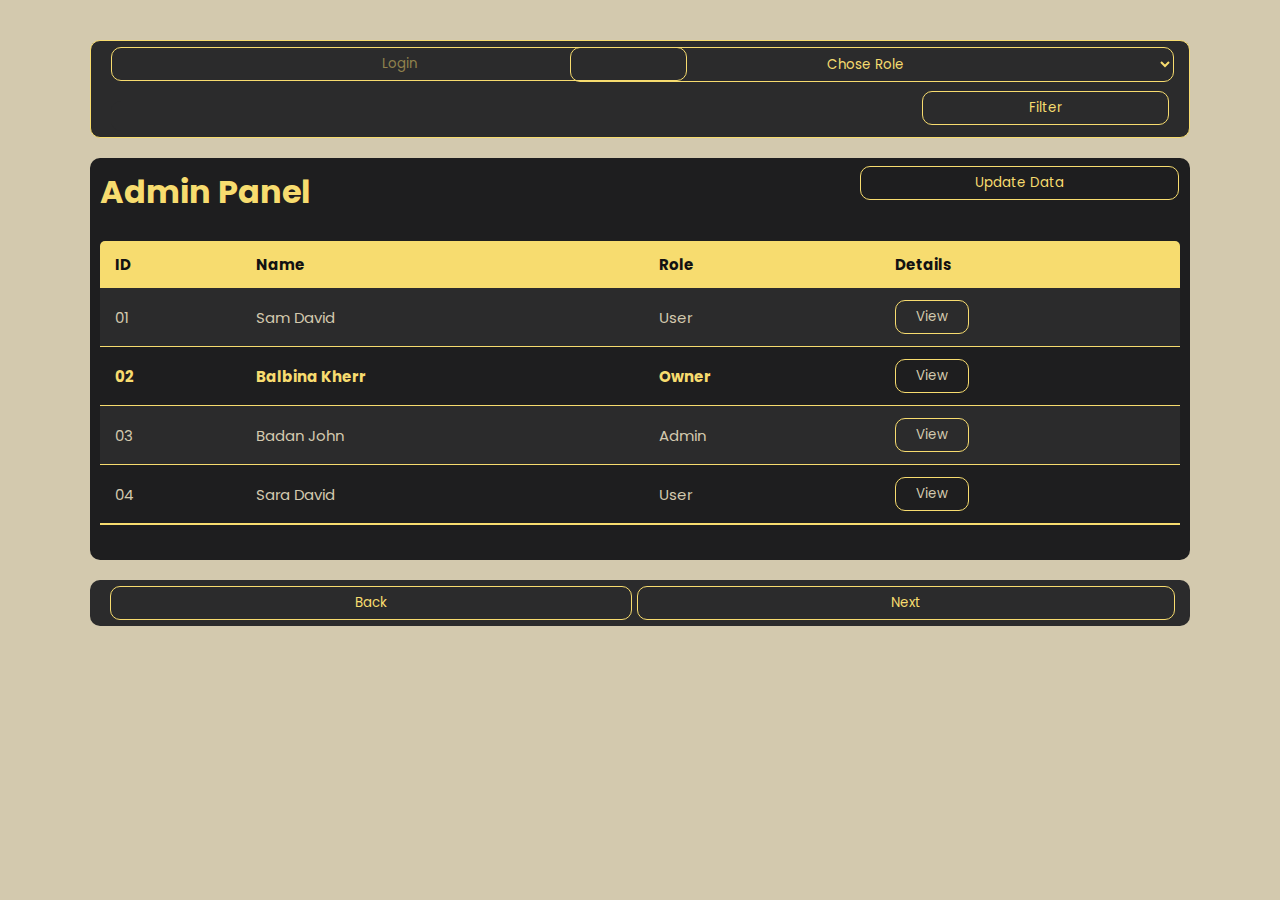
<file: html/adminpanel.html>
<!DOCTYPE html>
<html lang="en">
<head>
  <meta charset="UTF-8" />
  <title>Attendance Dashboard | By Code Info</title>
  <link rel="stylesheet" href="./../css/admin.css" />
  <!-- Font Awesome Cdn Link -->
  <link rel="stylesheet" href="https://cdnjs.cloudflare.com/ajax/libs/font-awesome/5.15.4/css/all.min.css"/>
</head>
<body>
  <div class="container">
    <section class="main">
        <div class="upper-table">
            <input class="upper-btn-1" placeholder="Login">
            <select class="upper-btn-2">
                <option value="role">Chose Role</option>
                <option value="user">User</option>
                <option value="admin">Admin</option>
                <option value="owner">Owner</option>
            </select>
            <div class="sub-btn">
                <button class="sub-btn-1">Filter</button>
            </div>
        </div>
      <section class="attendance">
        <div class="attendance-list">
          <h1>Admin Panel</h1>
          <button class="data">Update Data</button>
          <table class="table">
            <thead>
              <tr>
                <th>ID</th>
                <th>Name</th>
                <th>Role</th>
                <th>Details</th>
              </tr>
            </thead>
            <tbody>
              <tr class="not-active">
                <td>01</td>
                <td>Sam David</td>
                <td>User</td>
                <td><button>View</button></td>
              </tr>
              <tr class="active">
                <td>02</td>
                <td>Balbina Kherr</td>
                <td>Owner</td>
                <td><button>View</button></td>
              </tr>
              <tr class="not-active">
                <td>03</td>
                <td>Badan John</td>
                <td>Admin</td>
                <td><button>View</button></td>
              </tr>
              <tr class="not-active">
                <td>04</td>
                <td>Sara David</td>
                <td>User</td>
                <td><button>View</button></td>
              </tr>
              <!-- <tr >
                <td>05</td>
                <td>Salina</td>
                <td>Coding</td>
                <td>03-24-22</td>
                <td>9:00AM</td>
                <td>4:00PM</td>
                <td><button>View</button></td>
              </tr>
              <tr >
                <td>06</td>
                <td>Tara Smith</td>
                <td>Testing</td>
                <td>03-24-22</td>
                <td>9:00AM</td>
                <td>4:00PM</td>
                <td><button>View</button></td>
              </tr> -->
            </tbody>
          </table>
        </div>
        <div class="under-table">
            <button class="under-btn-1">Back</button>
            <button class="under-btn-2">Next</button>
          </div>
      </section>
    </section>
  </div>

</body>
</html>
</file>
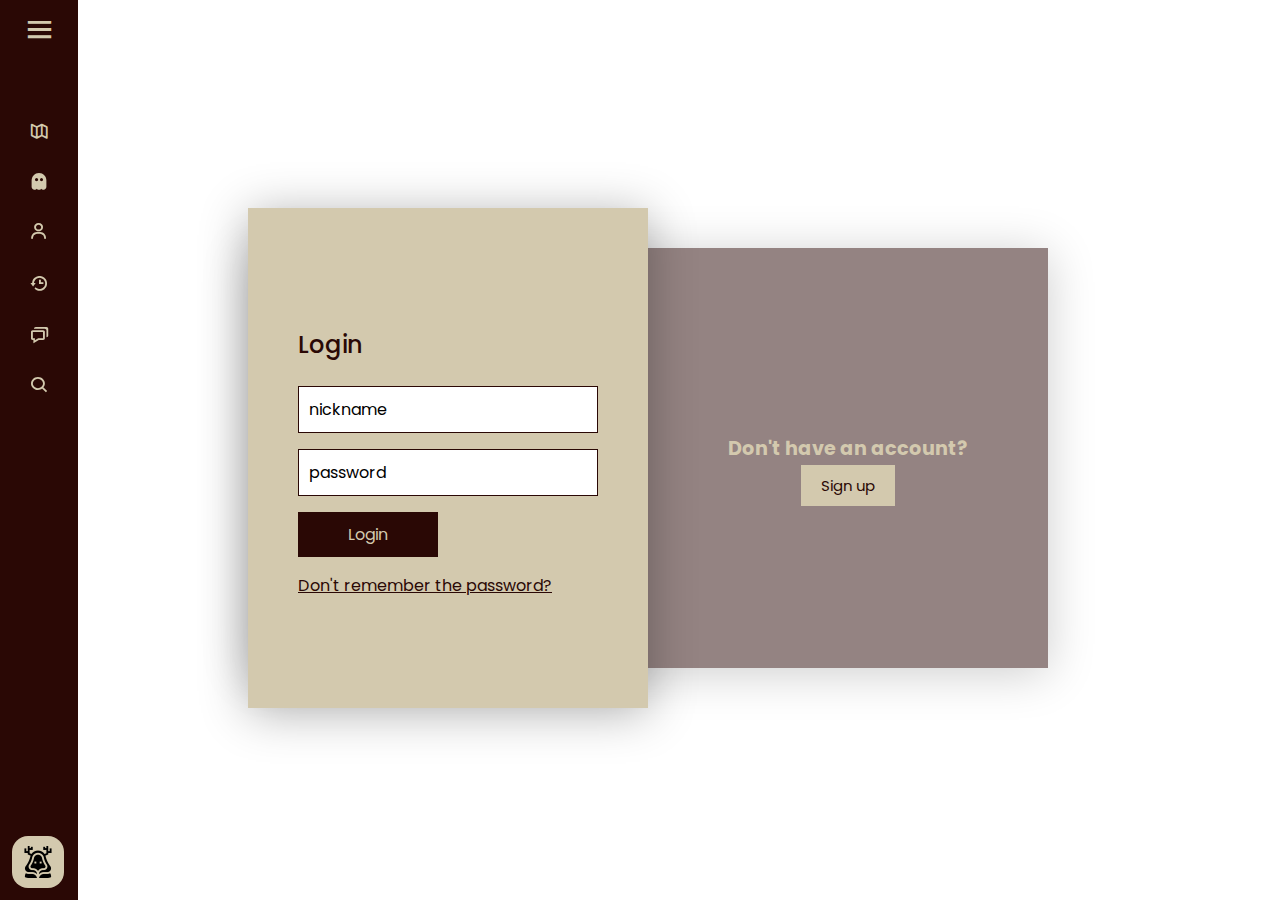
<file: html/login.html>
<!DOCTYPE html>
<html lang="en">
<head>
    <meta charset="UTF-8">
    <meta http-equiv="X-UA-Compatible" content="IE=edge">
    <meta name="viewport" content="width=device-width, initial-scale=1.0">
    <!--Стили-->
    <link rel="stylesheet" href="./../css/login.css">
    <!--Фавикон-->
    <link rel="icon" href="./../img/little-nightmares.png" type="image/x-icon"/>
    <!--Иконки-->
    <link href='https://unpkg.com/boxicons@2.0.7/css/boxicons.min.css' rel='stylesheet'>
    <!--Логин-->
    <script src="./../js/login.js" defer></script>
    <!--НавБар-->
    <script src="./../js/navbar.js" defer></script>
    <title>Login</title>
</head>
<body>
    <div class="sidebar close">
        <div class="logo-details">
            <i><section class="home-section">
                <div class="home-content">
                    <i class='bx bx-menu'></i>
                </div>
            </section></i>
            <span class="logo_name">Nightmares</span>
        </div>
        <ul class="nav-links">
            <li>
                <a href="#">
                    <i class='bx bx-map-alt'></i>
                    <span class="link_name">Map</span>
                </a>
                <ul class="sub-menu blank">
                    <li><a class="link_name" href="#">Map</a></li>
                </ul>
            </li>
            <li>
                <div class="iocn-link">
                    <a href="#">
                        <i class='bx bxs-ghost'></i>
                        <span class="link_name">Admin</span>
                    </a>
                    <i class='bx bxs-chevron-down arrow' ></i>
                </div>
                <ul class="sub-menu">
                    <li><a class="link_name" href="#">Admin</a></li>
                    <li><a href="#">Admin Panel</a></li>
                    <li><a href="#">Confirming Location</a></li>
                </ul>
            </li>
            <li>
                <div class="iocn-link">
                    <a href="#">
                        <i class='bx bx-user'></i>
                        <span class="link_name">Profile</span>
                    </a>
                    <i class='bx bxs-chevron-down arrow' ></i>
                </div>
                    <ul class="sub-menu">
                        <li><a class="link_name" href="#">Profile</a></li>
                        <li><a href="#">Setting</a></li>
                    </ul>
            </li>
            <li>
                <a href="#">
                    <i class='bx bx-history'></i>
                    <span class="link_name">History Location</span>
                </a>
                <ul class="sub-menu blank">
                    <li><a class="link_name" href="#">History Location</a></li>
                </ul>
            </li>
            <li>
                <a href="#">
                    <i class='bx bx-chat'></i>
                    <span class="link_name">Comments</span>
                </a>
                <ul class="sub-menu blank">
                    <li><a class="link_name" href="#">Comments</a></li>
                </ul>
            </li>
            <li>
                <a href="#" id="search-link">
                    <i class='bx bx-search'></i>
                    <span class="link_name">Search</span>
                </a>
                <ul class="sub-menu blank">
                    <li><a class="link_name" href="#">Search</a></li>
                </ul>
            </li>
            <li>
                <div class="profile-details">
                    <div class="profile-content">
                        <img src="./../img/admin-logo.png" alt="profileImg">
                    </div>
                    <div class="name-job">
                        <div class="profile_name">Your Name</div>
                        <div class="job">Admin</div>
                    </div>
                        <i class='bx bx-log-out' ></i>
                </div>
            </li>
        </ul>
    </div>
    <!--Контейнер-->
    <article class="container">
        <!--Внуwтриний Блок-->
        <div class="block">
            <section class="block__item block-item">
                <h2 class="block-item__title">Already have an account?</h2>
                <buttom class="block-item__btn signin-btn">Login</buttom>
            </section>
            <section class="block__item block-item">
                <h2 class="block-item__title">Don't have an account?</h2>
                <buttom class="block-item__btn signup-btn">Sign up</buttom>
            </section>
        </div>
        <!--Блок Формы-->
        <div class="form-box">
            <!--Форма Входа-->
            <form action="#" class="form form_signin">
                <h3 class="form__title">
                    Login
                </h3>
                <p>
                    <input type="text" class="form__input" placeholder="nickname">
                </p>
                <p>
                    <input type="password" class="form__input" placeholder="password">
                    <a href="#""></a>
                </p>
                <p>
                    <button class="form__btn">Login</button>
                </p>
                <p>
                    <a href="#" class="form__forgot">Don't remember the password?</a>
                </p>
            </form>
            <!--Форма Регестрации-->
            <form action="#" class="form form_signup">
                <h3 class="form__title">
                    Sign up
                </h3>
                <p>
                    <input type="text" class="form__input" placeholder="nickname">
                </p>
                <p>
                    <input type="email" class="form__input" placeholder="email">
                </p>
                <p>
                    <input type="password" class="form__input" placeholder="password">
                </p>
                <p>
                    <input type="password" class="form__input" placeholder="confirm the password">
                </p>
                <div class="select">
                    <select class="select-login">
                        <option value="" class="role-name">Chose Your Role</option>
                        <option value="Лимон">Лимон</option>
                        <option value="Банан">Банан</option>
                        <option value="Яблоко">Яблоко</option>
                    </select>
                </div>
                <p>
                    <button class="form__btn from__btn__signup">Sign Up</button>
                </p>
            </form>
        </div>
    </article>
</body>
</html>
</file>
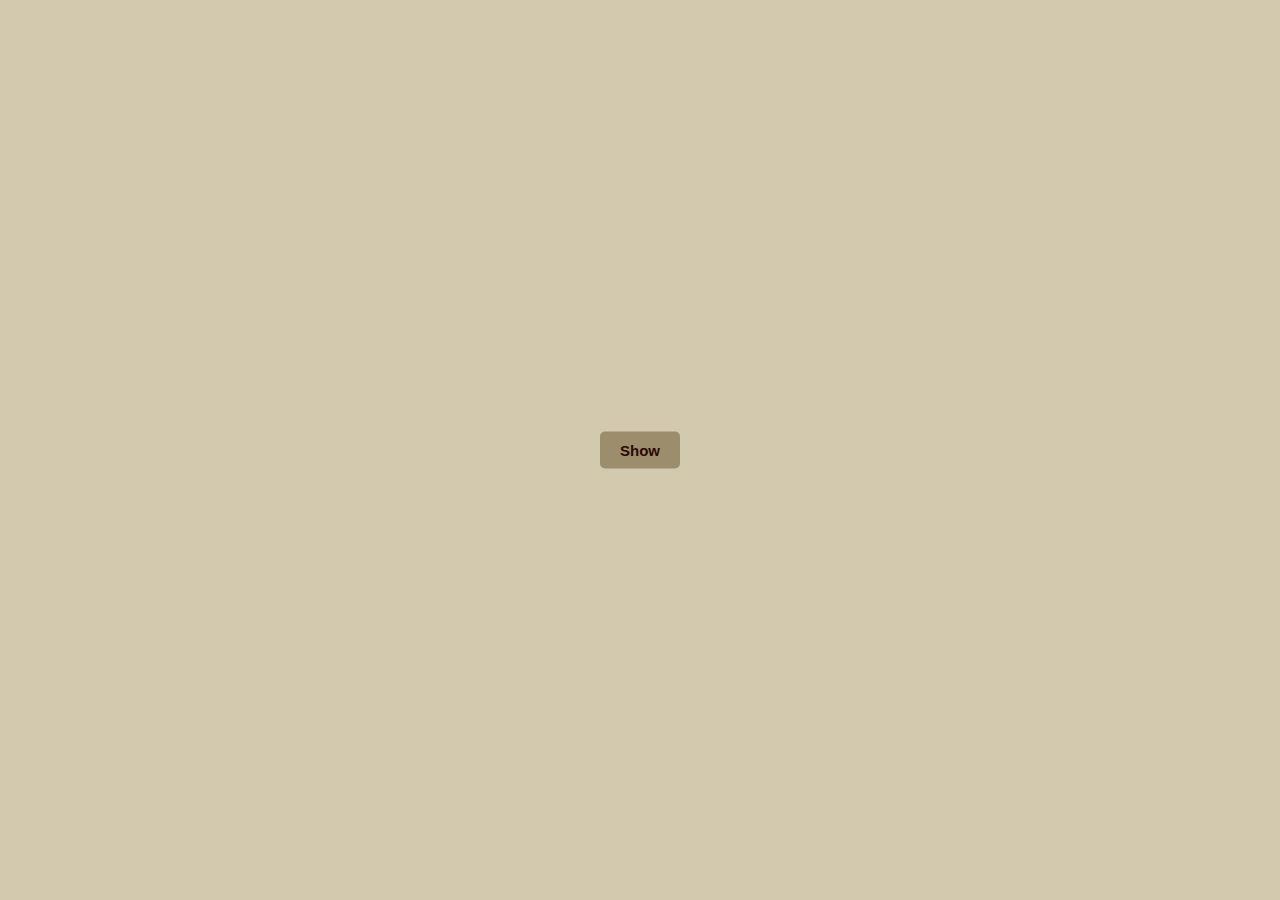
<file: html/modal.html>
<!DOCTYPE html>
<html lang="en">
<head>
    <meta charset="UTF-8">
    <meta http-equiv="X-UA-Compatible" content="IE=edge">
    <meta name="viewport" content="width=device-width, initial-scale=1.0">
    <link rel="stylesheet" href="./../css/modal.css">
    <script src="./../js/modal.js" defer></script>
    <title>Nightmares</title>
</head>
<body>
    <div class="center">
        <button id="show-modal">Show</button>
    </div>
    <div id="overlay"></div>
    <div class="popup">
        <div class="close-popup">&times;</div>
        <div class="form-popup">
            <h2>Example</h2>
            <div class="form-element">
                <label for="email">Email</label>
                <input type="email" placeholder="Enter eamil">
            </div>
            <div class="form-element">
                <label for="text">Login</label>
                <input type="text" placeholder="Enter Login">
            </div>
            <div class="form-element">
                <label for="text">Acount Confirmed</label>
                <input type="text" placeholder="Confirm Account">
            </div>
            <div class="form-element">
                <select>
                    <option value="" class="role-name">Chose Your Role</option>
                    <option value="admin">Admin</option>
                    <option value="user">User</option>
                    <option value="owner">Owner</option>
                </select>
            </div>
            <div class="form-element">
                <button>Submit</button>
            </div>
        </div>
    </div>
    </div>

</body>
</html>
</file>
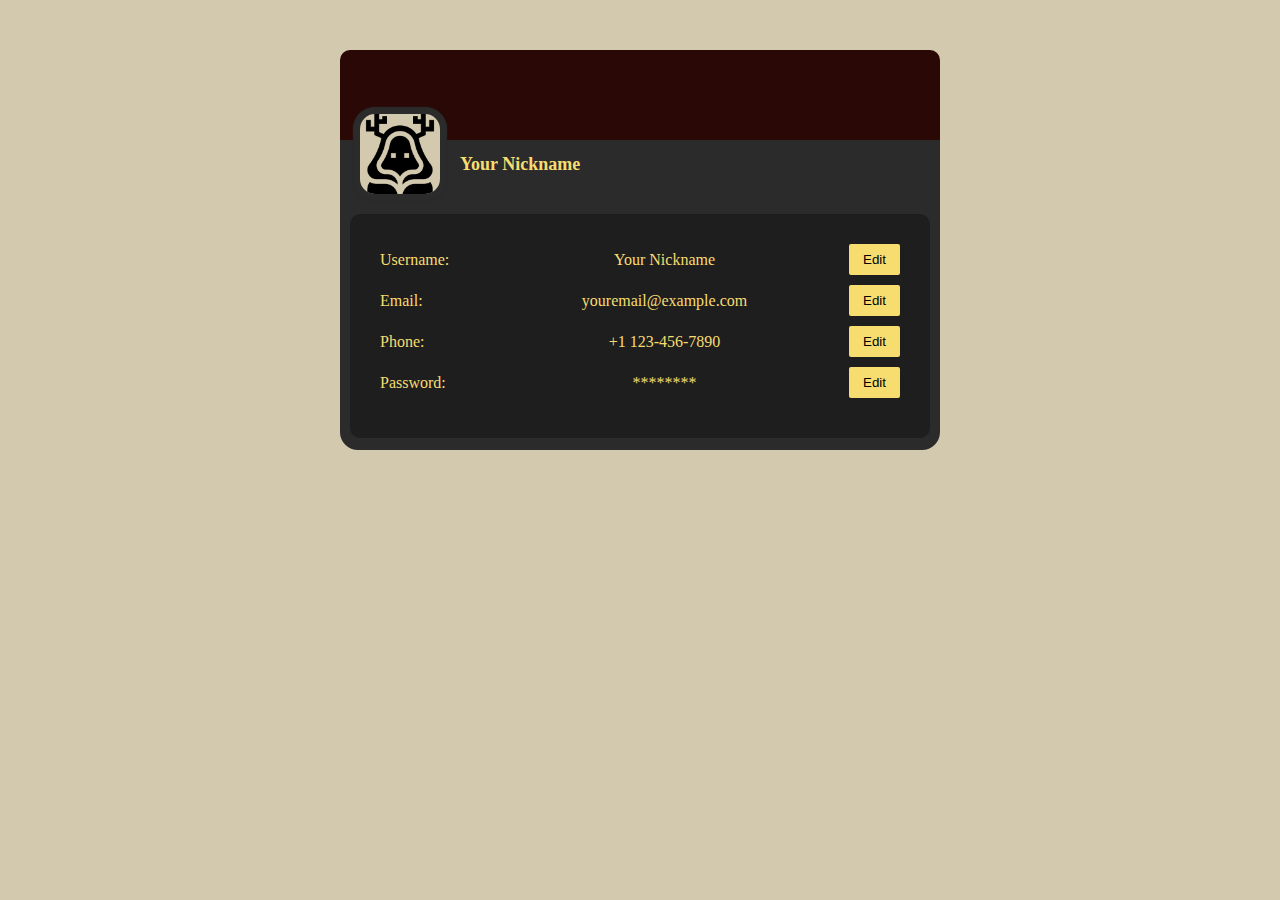
<file: html/setting.html>
<!DOCTYPE html>
<html lang="en">
<head>
    <meta charset="UTF-8">
    <meta http-equiv="X-UA-Compatible" content="IE=edge">
    <meta name="viewport" content="width=device-width, initial-scale=1.0">

    <link rel="stylesheet" href="./../css/setting.css">

    <script src="./../js/setting.js"></script>

    <title>Document</title>
</head>
<body>
    <div class="card">
        <div class="blue-bg"></div>
        <div class="avatar-container">
          <div class="avatar"><img src="./../img/admin-logo.png" alt="" class="avatar"></div>
          <div class="nickname">Your Nickname</div>
        </div>
        <div class="info-container">
          <div class="info-row">
            <div class="info-label">Username:</div>
            <div class="info-value">Your Nickname</div>
            <button class="edit-button">Edit</button>
          </div>
          <div class="info-row">
            <div class="info-label">Email:</div>
            <div class="info-value">youremail@example.com</div>
            <button class="edit-button">Edit</button>
          </div>
          <div class="info-row">
            <div class="info-label">Phone:</div>
            <div class="info-value">+1 123-456-7890</div>
            <button class="edit-button">Edit</button>
          </div>
          <div class="info-row">
            <div class="info-label">Password:</div>
            <div class="info-value">********</div>
            <button class="edit-button">Edit</button>
          </div>
        </div>
      </div>
      
</html>
</file>
<file: css/admin.css>
/*  import google fonts */
@import url("https://fonts.googleapis.com/css2?family=Poppins:wght@400;500;600;700&display=swap");
*{
  margin: 0;
  padding: 0;
  outline: none;
  border: none;
  text-decoration: none;
  box-sizing: border-box;
  font-family: "Poppins", sans-serif;
}
body{
  background: #D3C9AE;
}

:root {
    --eerie-black-2: hsl(240, 2%, 12%);
    --onyx: hsl(240, 1%, 17%);
    --smoky-black: hsl(0, 0%, 7%);
    --shadow-5: 0 24px 80px hsla(0, 0%, 0%, 0.25);
    --jet: hsl(0, 0%, 22%);
    --color: #F7DC6F;
    --color-2: #D3C9AE;
    --color-3: rgba(247, 220, 111, .5);
}

.container{
  display: flex;
}

/* MAin Section */
.main{
  position: relative;
  padding: 20px;
  width: 100%;
  justify-content: center;
  align-items: center;
  margin: 0 70px;
}

/*Attendance List serction  */
.attendance{
  margin-top: 20px;
  text-transform: capitalize;
}

h1 {
    color: var(--color);
}

.not-active {
    color: var(--color-2);
}

.attendance-list{
  width: 100%;
  padding: 10px;
  margin-top: 10px;
  background: var(--eerie-black-2);
  border-radius: 10px;
  box-shadow: 0 20px 35px var(--shadow-5);
}
.table{
  border-collapse: collapse;
  margin: 25px 0;
  font-size: 15px;
  min-width: 100%;
  overflow: hidden;
  border-radius: 5px 5px 0 0;
}
table thead tr{
  color: var(--smoky-black);
  background: var(--color);
  text-align: left;
  font-weight: bold;
}
.table th,
.table td{
  padding: 12px 15px;
}
.table tbody tr{
  border-bottom: 1px solid var(--color);
}
.table tbody tr:nth-of-type(odd){
  background: var(--onyx);
}
.table tbody tr.active{
  font-weight: bold;
  color: var(--color);
}
.table tbody tr:last-of-type{
  border-bottom: 2px solid var(--color);
}
.table button{
  padding: 6px 20px;
  border-radius: 10px;
  cursor: pointer;
  background: transparent;
  color: var(--color-2);
  border: 1px solid var(--color);
}
.table button:hover{
  background: var(--color);
  color: var(--smoky-black);
  transition: 0.5rem;
}

.under-table {
    position: relative;
    background-color: var(--onyx);
    margin-top: 20px;
    padding: 6px 20px;
    border-radius: 10px;
    color: var(--color-2);
}

.under-btn-1 {
    padding: 6px 23%;
    border-radius: 10px;
    cursor: pointer;
    background: transparent;
    color: var(--color);
    border: 1px solid var(--color);
}

.under-btn-2 {
    position: absolute;
    padding: 6px 23%;
    border-radius: 10px;
    cursor: pointer;
    background: transparent;
    color: var(--color);
    border: 1px solid var(--color);
    right: 0;
    margin-right: 15px;
}

button:hover {
    background: var(--color);
    color: var(--smoky-black);
    transition: .7s;
}

.data {
    position: absolute;
    padding: 6px 10%;
    border-radius: 10px;
    cursor: pointer;
    background: transparent;
    color: var(--color);
    border: 1px solid var(--color);
    right: 0;
    margin-right: 15px;
    top: 166px;
    right: 16px;
}

.upper-table {
    position: relative;
    background-color: var(--onyx);
    margin-top: 20px;
    padding: 6px 20px;
    border-radius: 10px;
    color: var(--color-2);
    border: 1px solid var(--color);
}

.upper-btn-1 {
    text-align: center;
    padding: 6px 15%;
    border-radius: 10px;
    background: transparent;
    color: var(--color);
    border: 1px solid var(--color);
}

.upper-btn-2 {
    position: absolute;
    padding: 6px 23%;
    border-radius: 10px;
    cursor: pointer;
    background: transparent;
    color: var(--color);
    border: 1px solid var(--color);
    right: 0;
    margin-right: 15px;
}

.sub-btn {
    position: relative;
    background-color: var(--onyx);
    margin-top: 20px;
    padding: 15px 20px;
    border-radius: 10px;
    color: var(--color-2);
}

.sub-btn-1 {
    position: absolute;
    padding: 6px 10%;
    border-radius: 10px;
    cursor: pointer;
    background: transparent;
    color: var(--color);
    border: 1px solid var(--color);
    top: -10px;
    right: 0;
}

input::placeholder {
    color: var(--color-3);
}
</file>
<file: css/login.css>
/* Google Fonts Import Link */
@import url('https://fonts.googleapis.com/css2?family=Poppins:wght@300;400;500;600;700&display=swap');
* {
    padding: 0;
    box-sizing: border-box;
    font-family: 'Poppins', sans-serif;
}

body {
    display: flex;
    justify-content: center;
    align-items: center;
    background-image: url(https://i.imgur.com/8ympVDj.jpg);
    background-repeat: no-repeat;
    height: 100vh;
    width: 100%;
    transition: .5s;
    background-position: center;
    background-size: cover;
}

body.active {
    background-image: url(https://i.imgur.com/yxqxsNQ.jpg);
    transition: .5s;
}

/*Container*/

.container{
    transition: .5s;
    width: 800px;
    height: 500px;
    padding: 40px 0;
    position: relative;
}

/*Block*/

.block {
    height: 100%;
    background-color: rgba(42, 8, 5, 0.5);
    box-shadow: 0 5px 45px rgba(0, 0, 0, 0.2);
    display: flex;
    align-items: center;
}

.block__item {
    width: 50%;
}

/*Элементы Блока*/

.block-item {
    text-align: center;
}

.block-item__title {
    font-size: 1.2rem;
    font-weight: 500px;
    color: #D3C9AE;
    margin-bottom: 10px;
}

.block-item__btn {
    border: none;
    cursor: pointer;
    padding: 10px 20px;
    background-color: #D3C9AE;
    color: #2A0805;
    font-size: 15px;
    font-weight: 500px;
}

/*Блок Формы*/

.form-box {
    display: flex;
    align-items: center;
    background-color: #D3C9AE;
    height: 100%;
    width: 50%;
    box-shadow: 0 5px 45px rgba(0, 0, 0, 0.3);
    position: absolute;
    top: 0;
    left: 0;
    z-index: 1;
    transition: 0.5s ease-in-out;
    overflow: hidden;
}

.form-box.active {
    left: 50%;
}

/*Форма*/

.form {
    width: 100%;
    padding: 50px;
    font-size: 16px;
    position: absolute;
    transition: 0.5s;
}

.form_signin {
    left: 0;
    transition-delay: 0.25s;
}

.form_signup {
    left: 100%;
    transition-delay: 0s;
}

.form-box.active .form_signin {
    left: -100%;
    transition-delay: 0s;
}

.form-box.active .form_signup {
    left: 0;
    transition-delay: 0.25s;
}

.form__title {
    font-size: 1.5rem;
    font-weight: 500;
    color: #2A0805;
}

.form__input {
    width: 100%;
    padding: 10px;
    border: solid 1.5px #2A0805;
    font-size: inherit;
}

.form__btn {
    border: none;
    cursor: pointer;
    font-size: inherit;
    background-color: #2a0805;
    color: #D3C9AE;
    padding: 10px 50px;
}

.from__btn__signup {
    background-color: #2a0805;
}

.form__forgot {
    color: #2A0805;
}

/*Адаптация*/

@media (max-width: 992px) {
    .container {
        max-width: 400px;
        height: 650px;
        padding: 0;
        margin: 0 20px;
    }

    .block {
        display: flex;
        flex-direction: column;
        justify-content: space-between;
    }
    
    .block-item {
        width: 100%;
        padding: 30px 0;
    }
    
    .form-box {
        width: 100%;
        height: 500px;
        box-shadow: none;
        top: 0;
    }
    
    .form-box.active {
        top: 150px;
        left: 0;
    }
}

/*Роль*/

.select {
    position: relative;
}
.select .select-login {
    display: block;
    width: 100%; /* от ширины блока div */
    padding: .75rem 2.5rem .75rem 1rem;/* отступы от текста до рамки */
    background: none; /* убираем фон */
    border: 1.5px solid #2A0805; /* рамка */
    border-radius: 3px;/* скругление полей формы */
    -webkit-appearance: none;
    -moz-appearance: none;
    appearance: none;
    font-family: inherit;
    font-size: 1rem;
    color: #2A0805;
}
.select:after {
    content: "";
    display: block;
    border-style: solid;
    border-width: 6px 5px 0 5px;
    border-color: #000 transparent transparent transparent;
    pointer-events: none;
    position: absolute;
    top: 50%;
    right: 1rem;
    z-index: 1;
    margin-top: -3px;
}

/*Сайд Бар*/

.sidebar{
    float: left;
    position: fixed;
    z-index: 999;
    top: 0;
    left: 0;
    height: 100%;
    width: 260px;
    background: #2a0805;
    transition: all 0.5s ease;
}
.sidebar.close{
    width: 78px;
}
.sidebar .logo-details{
    height: 60px;
    width: 100%;
    display: flex;
    align-items: center;
}
.sidebar .logo-details i{
    font-size: 30px;
    color: #D3C9AE;
    height: 50px;
    min-width: 78px;
    text-align: center;
    line-height: 50px;
}
.sidebar .logo-details .logo_name{
    font-size: 22px;
    color: #D3C9AE;
    font-weight: 600;
    transition: 0.3s ease;
    transition-delay: 0.1s;
}
.sidebar.close .logo-details .logo_name{
    transition-delay: 0s;
    opacity: 0;
    pointer-events: none;
}
.sidebar .nav-links{
    height: 100%;
    padding: 30px 0 150px 0;
    overflow: auto;
}
.sidebar.close .nav-links{
    overflow: visible;
}
.sidebar .nav-links::-webkit-scrollbar{
    display: none;
}
.sidebar .nav-links li{
    position: relative;
    list-style: none;
    transition: all 0.4s ease;
}
.sidebar .nav-links li:hover{
    background: #450E09;
}
.sidebar .nav-links li .iocn-link{
    display: flex;
    align-items: center;
    justify-content: space-between;
}
.sidebar.close .nav-links li .iocn-link{
    display: block
}
.sidebar .nav-links li i{
    height: 50px;
    min-width: 78px;
    text-align: center;
    line-height: 50px;
    color: #D3C9AE;
    font-size: 20px;
    cursor: pointer;
    transition: all 0.3s ease;
}
.sidebar .nav-links li.showMenu i.arrow{
    transform: rotate(-180deg);
}
.sidebar.close .nav-links i.arrow{
    display: none;
}
.sidebar .nav-links li a{
    display: flex;
    align-items: center;
    text-decoration: none;
}
.sidebar .nav-links li a .link_name{
    font-size: 18px;
    font-weight: 400;
    color: #D3C9AE;
    transition: all 0.4s ease;
}
.sidebar.close .nav-links li a .link_name{
    opacity: 0;
    pointer-events: none;
}
.sidebar .nav-links li .sub-menu{
    padding: 6px 6px 14px 80px;
    margin-top: -10px;
    background: #450E09;
    display: none;
}
.sidebar .nav-links li.showMenu .sub-menu{
    display: block;
}
.sidebar .nav-links li .sub-menu a{
    color: #D3C9AE;
    font-size: 15px;
    padding: 5px 0;
    white-space: nowrap;
    opacity: 0.6;
    transition: all 0.3s ease;
}
.sidebar .nav-links li .sub-menu a:hover{
    opacity: 1;
}
.sidebar.close .nav-links li .sub-menu{
    position: absolute;
    left: 100%;
    top: -10px;
    margin-top: 0;
    padding: 10px 20px;
    border-radius: 0 6px 6px 0;
    opacity: 0;
    display: block;
    pointer-events: none;
    transition: 0s;
}
.sidebar.close .nav-links li:hover .sub-menu{
    top: 0;
    opacity: 1;
    pointer-events: auto;
    transition: all 0.4s ease;
}
.sidebar .nav-links li .sub-menu .link_name{
    display: none;
}
.sidebar.close .nav-links li .sub-menu .link_name{
    font-size: 18px;
    opacity: 1;
    display: block;
}
.sidebar .nav-links li .sub-menu.blank{
    opacity: 1;
    pointer-events: auto;
    padding: 3px 20px 6px 16px;
    opacity: 0;
    pointer-events: none;
}
.sidebar .nav-links li:hover .sub-menu.blank{
    top: 50%;
    transform: translateY(-50%);
}
.sidebar .profile-details{
    position: fixed;
    bottom: 0;
    width: 260px;
    display: flex;
    align-items: center;
    justify-content: space-between;
    background: #2a0805;
    padding: 12px 0;
    transition: all 0.5s ease;
}
.sidebar.close .profile-details{
    background: none;
}
.sidebar.close .profile-details{
    width: 78px;
}
.sidebar .profile-details .profile-content{
    display: flex;
    align-items: center;
}
.sidebar .profile-details img{
    height: 52px;
    width: 52px;
    padding: 5px 5px;
    object-fit: cover;
    border-radius: 16px;
    margin: 0 14px 0 12px;
    background: #D3C9AE;
    transition: all 0.5s ease;
}
.sidebar.close .profile-details img{
    padding: 10px 10px 10px 10px;
}
.sidebar .profile-details .profile_name,
.sidebar .profile-details .job{
    color: #D3C9AE;
    font-size: 18px;
    font-weight: 500;
    white-space: nowrap;
}
.sidebar.close .profile-details i,
.sidebar.close .profile-details .profile_name,
.sidebar.close .profile-details .job{
    display: none;
}
.sidebar .profile-details .job{
    font-size: 12px;
}
.home-section{
    position: relative;
    height: 100vh;
    width: calc(100% - 260px);
    transition: all 0.5s ease;
}
.sidebar.close ~ .home-section{
    left: 0;
    width: calc(100% - 78px);
}
.home-section .home-content .bx-menu,
.home-section .home-content .text{
    color: #D3C9AE;
    font-size: 35px;
}
.home-section .home-content .bx-menu{
    cursor: pointer;
}
.home-section .home-content .text{
    font-size: 26px;
    font-weight: 600;
}

@media (max-width: 400px) {
.sidebar.close .nav-links li .sub-menu{
    display: none;
}
.sidebar{
    width: 78px;
}
.sidebar.close{
    width: 0;
}
.home-section{
    left: 78px;
    width: calc(100% - 78px);
    z-index: 100;
}
.sidebar.close ~ .home-section{
    width: 100%;
    left: 0;
}
}

/* Стили для модального окна */
.modal {
    display: none;
    position: fixed;
    z-index: 1;
    left: 0;
    top: 0;
    width: 100%;
    height: 100%;
    overflow: auto;
    background-color: rgba(0,0,0,0.8);
}

.modal-content {
    display: flex;
    z-index: 1000;
    background-color: #D3C9AE;
    margin: 15% auto;
    padding: 30px;
    border: 1px solid #2a0805;
    width: 30%;
    border-radius: 20px;
}

.close-modal {
    margin-top: -30px;
    color: #2a0805;
    float: right;
    font-size: 28px;
    font-weight: bold;
}

.close-modal:hover,
.close-modal:focus {
    color: black;
    text-decoration: none;
    cursor: pointer;
}

.modal-input {
    margin: 15px;
    width: 40%;
    border: solid 1px #2A0805;
    border-radius: 10px;
    padding-left: 10px;
}

.photo-search {
    direction: row;
    width: 25px;
    height: 25px;
    cursor: pointer;
}

.photo-modal {
    margin-top: 15px;
    width: 25px;
    height: 25px;
    border: none;
}

.modal-name {
    color: #2A0805;
}

.form__input::placeholder {
    color: #000;
    border-color: #000;
}
</file>
<file: css/modal.css>
* {
    margin: 0;
    padding: 0;
    box-sizing: border-box;
}

body {
    background: #D3C9AE;
}

:root {
    --eerie-black-2: hsl(240, 2%, 12%);
    --onyx: hsl(240, 1%, 17%);
    --smoky-black: hsl(0, 0%, 7%);
    --shadow-5: 0 24px 80px hsla(0, 0%, 0%, 0.25);
    --jet: hsl(0, 0%, 22%);
    --color: #F7DC6F;
}

.center {
    position: absolute;
    top: 50%;
    left: 50%;
    transform: translate(-50%, -50%);
}

.center button {
    padding: 10px 20px;
    font-size: 15px;
    font-weight: 600;
    color: #2A0805;
    background: #9C8E6D;
    border: none;
    outline: none;
    cursor: pointer;
    border-radius: 5px;
}

.popup {
    position: absolute;
    top: -150%;
    left: 50%;
    opacity: 0;
    transform: translate(-50%, -50%);
    width: 50%;
    background: var(--eerie-black-2);
    padding: 15px;
    margin: 15px 12px;
    border: 1px solid var(--jet);
    border-radius: 14px;
    box-shadow: var(--shadow-5);
    transform: scale(1.2);
    z-index: 2;
}

.popup.active {
    top: 50%;
    opacity: 1;
    transform: translate(-50%, -50%) scale(1);
}

.popup .close-popup {
    position: absolute;
    top: 15px;
    right: 18px;
    height: 25px;
    width: 25px;
    background: var(--onyx);
    color: var(--color);
    text-align: center;
    line-height: 25px;
    border-radius: 11px;
    cursor: pointer;
    font-weight: 900;
}

.popup .form-popup h2 {
    text-align: center;
    color: var(--color);
    margin: 10px 0 20px;
    font-size: 25px;
}

.popup .form-popup .form-element {
    margin: 15px 0px;
}

.popup .form-popup .form-element label {
    font-size: 14px;
    color: var(--color);
}

input[type="email"],
input[type="text"], select {
    margin-top: 5px;
    display: block;
    width: 100%;
    padding: 10px;
    outline: none;
    border: 1px solid var(--color);
    border-radius: 5px;
    background-color: var(--onyx);
}

.popup .form-popup .form-element button {
    width: 100%;
    height: 40px;
    border: none;
    outline: none;
    font-size: 15px;
    background: var(--smoky-black);
    color: var(--color);
    border-radius: 10px;
    cursor: pointer;
}

select, input::placeholder {
    color: var(--color);
}

#overlay {
    position: fixed;
    top: 0;
    left: 0;
    width: 100%;
    height: 100%;
    background-color: rgba(0, 0, 0, 0.8);
    z-index: 1;
    display: none;
}
</file>
<file: css/setting.css>
body {
    background-color: var(--color-2);
  }
  
  :root {
    --eerie-black-2: hsl(240, 2%, 12%);
    --onyx: hsl(240, 1%, 17%);
    --smoky-black: hsl(0, 0%, 7%);
    --shadow-5: 0 24px 80px hsla(0, 0%, 0%, 0.25);
    --jet: hsl(0, 0%, 22%);
    --color: #F7DC6F;
    --color-2: #D3C9AE;
    --color-3: #2A0805;
}


  .card {
    background-color: var(--onyx);
    width: 600px;
    height: 400px;
    border-radius: 18px;
    margin: 50px auto;
  }
  
  .blue-bg {
    background-color: var(--color-3);
    height: 90px;
    border-radius: 10px 10px 0 0;
  }
  
  
  .avatar-container {
    padding-top: 14px;
    display: flex;
    margin-top: -40px;
    margin-left: 20px;
  }
  
  .avatar {
    background-color: var(--color-2);
    width: 80px;
    height: 80px;
    border-radius: 15px;
    margin-right: 20px;
    box-shadow: 0 0 1px 7px var(--onyx);
  }

  .nickname {
    font-size: 18px;
    font-weight: bold;
    margin-top: 20px;
    color: var(--color);
    padding-top: 20px;
    font-size: 18px;
  }
  
  .info-container {
    margin: 10px;
    padding: 30px;
    background-color: var(--eerie-black-2);
    margin-top: 20px;
    border-radius: 10px;
  }
  
  .info-row {
    display: flex;
    align-items: center;
    justify-content: space-between;
    margin-bottom: 10px;
  }
  
  .info-label {
    color: var(--color);
    flex-basis: 100px;
  }
  
  .edit-button {
    background-color: var(--color);
    border: none;
    padding: 8px 14px;
    border-radius: 2px;
    cursor: pointer;
  }
  
  .edit-button:hover {
    background-color: #ddd;
  }

  .info-value {
    color: var(--color);
  }
</file>
